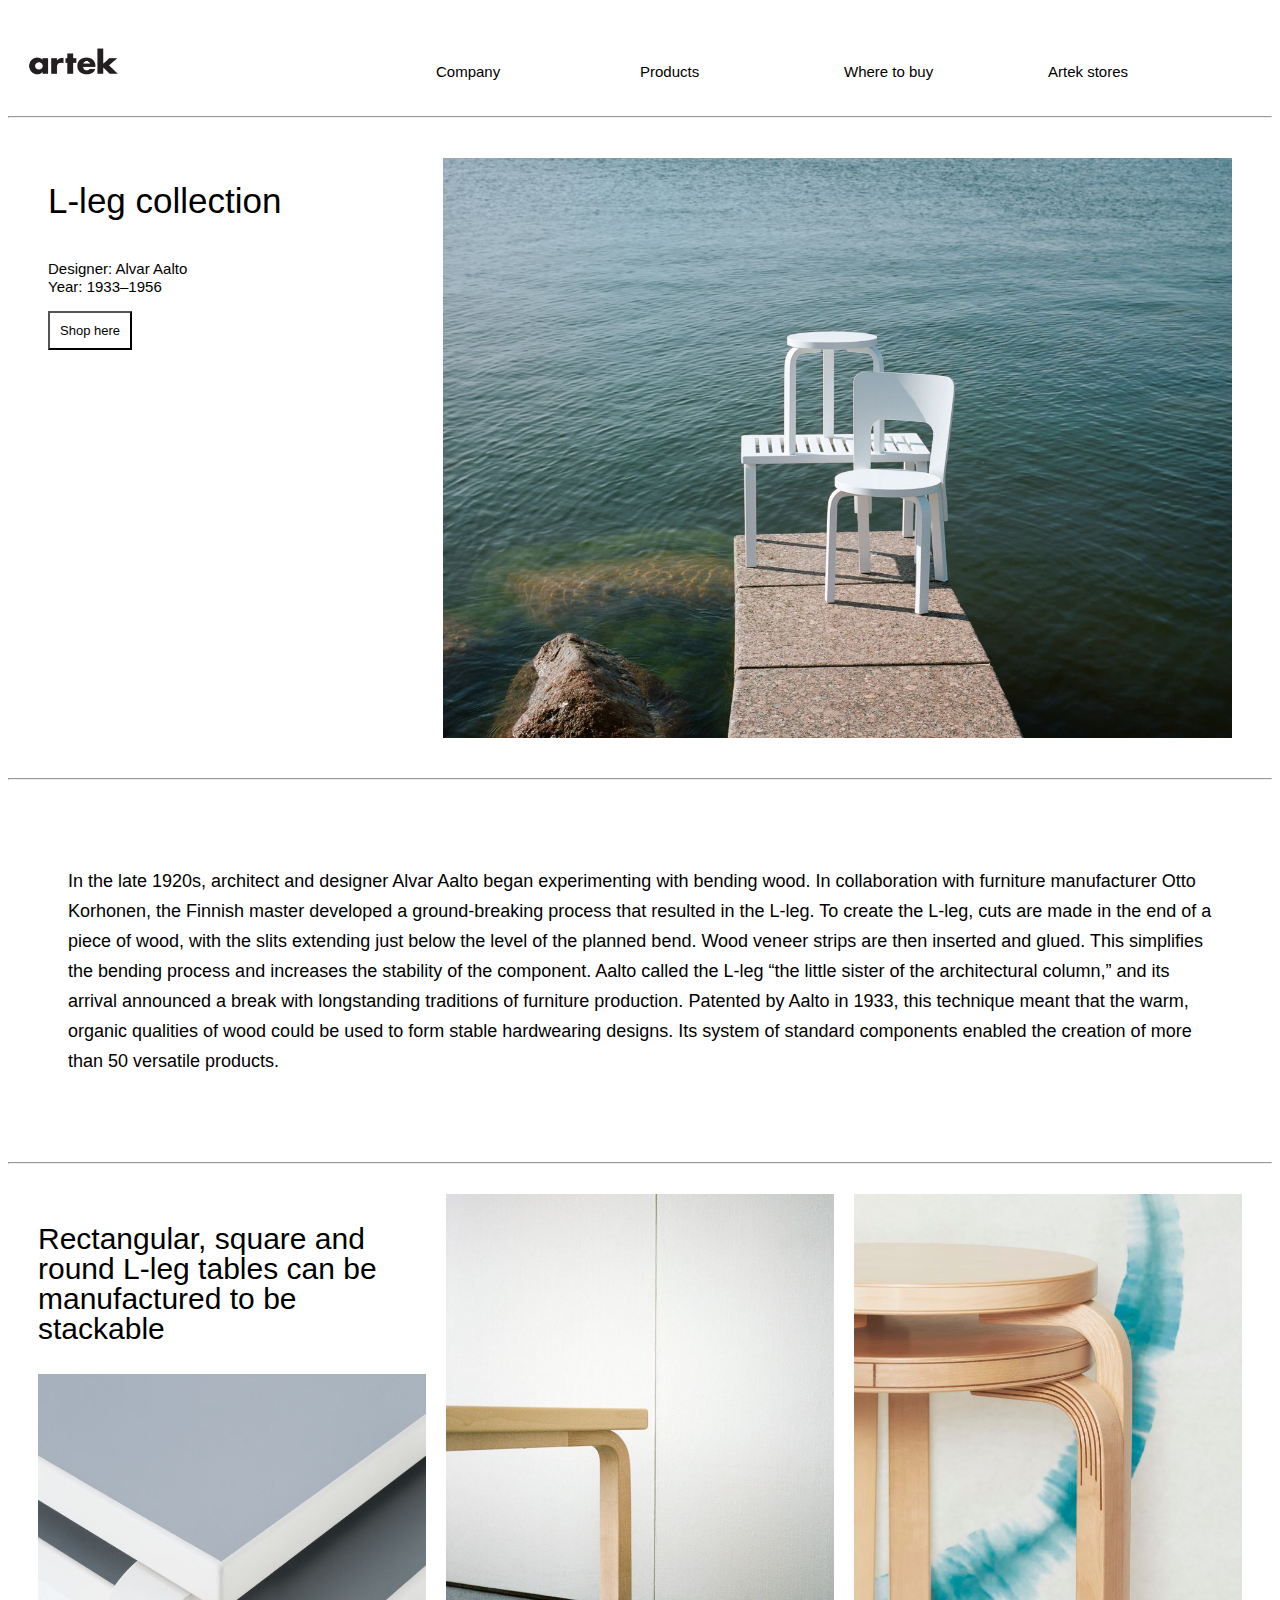
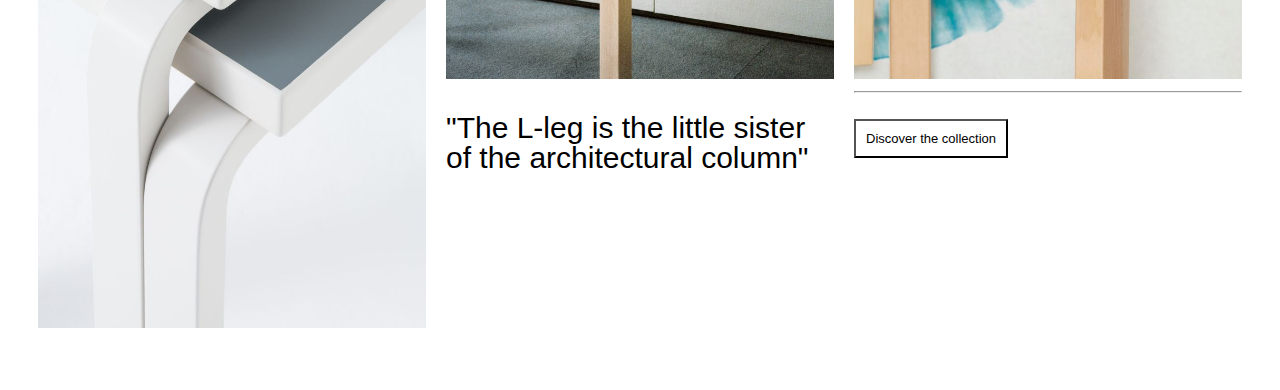
<file: index.html>
<!DOCTYPE html>
<html> 
    <head> 
        <title> Digi Intro Excerscise </title>
        <link rel="stylesheet" href="style/css_grid_practice.css">
    </head>

    <body>
    
        <div class="navigation">
                <img class="logo" src="pics/Artek_logo.png"/>
                <p class="menu-text">Company</p> 
                <p class="menu-text">Products</p> 
                <p class="menu-text">Where to buy</p> 
                <p class="menu-text">Artek stores</p>
        </div>
        <hr>

        <div class="banner"> 
            <div>
                <h1>L-leg collection</h1>
                <p class="menu-text"> 
                Designer: Alvar Aalto <br/>
                Year: 1933–1956</p> <br/>
                <button> Shop here </button>   
            </div>
            <img src="pics/stool.jpeg"/>
        </div>

        <hr>
        <div class= "intro"> 
            <p> In the late 1920s, architect and designer Alvar Aalto began experimenting with bending wood. In collaboration with furniture manufacturer Otto Korhonen, the Finnish master developed a ground-breaking process that resulted in the L-leg. To create the L-leg, cuts are made in the end of a piece of wood, with the slits extending just below the level of the planned bend. Wood veneer strips are then inserted and glued. This simplifies the bending process and increases the stability of the component. Aalto called the L-leg “the little sister of the architectural column,” and its arrival announced a break with longstanding traditions of furniture production. Patented by Aalto in 1933, this technique meant that the warm, organic qualities of wood could be used to form stable hardwearing designs. Its system of standard components enabled the creation of more than 50 versatile products. </p>

        </div>
        <hr>

        <div class="grid-gallery"> 

            <div class="grid-item"> 
                <p class="description"> Rectangular, square and round L-leg tables can be manufactured to be stackable </p>
                <img src="pics/Aalto_Table2.jpeg"/>
            </div>

            <div class="grid-item">
                <img src="pics/Aalto_Table.jpeg"/>
                <p class="description"> "The L-leg is the little sister of the architectural column" </p>
            </div>

            <div class="grid-item"> 
                <img src="pics/Stool_60.jpeg">
                <br>
                <hr>
                <br>
                <button> Discover the collection </button>
            </div>

        </div>  

    </body>
</html>
</file>
<file: style/css_grid_practice.css>
body {
    padding-top: 20px;
    padding-bottom: 20px;
}
.logo {
    display: inline-block;
    width: 90px;
    vertical-align: top;
    align-items: center;
}

.navigation {
    display: inline-block;
    display: grid;
    grid-template-columns: 2fr 1fr 1fr 1fr 1fr;
    margin: 20px;
}

.menu-text {
    display: inline-block;
    font-family: sans-serif;
    font-size: 15px;
    font-weight: lighter;
    color: black;
    line-height: 18px;
}

.banner {
    display: inline-block;
    display: grid;
    grid-template-columns: 1fr 2fr;
    margin: 40px;
}

h1 {
    font-family: sans-serif;
    font-size: 35px;
    font-weight: lighter;
}

button {
    padding: 10px;
    border-color: black;
    background-color: white;
    outline-style: none;
    font-size: 13px;
    font-family: sans-serif;
}

p {
    font-family:sans-serif;
    font-size: 18px;
    line-height: 30px;
}

.intro {
    padding: 60px;
}
.description {
    font-family:sans-serif;
    font-size: 30px;
    line-height: 30px;
    font-weight: lighter;
}


.grid-gallery {
    display: grid;
    grid-template-columns: 1fr 1fr 1fr;
    margin: 20px;
}

.grid-item {
    margin: 10px;
}


img {
    width: 100%;
}
</file>
